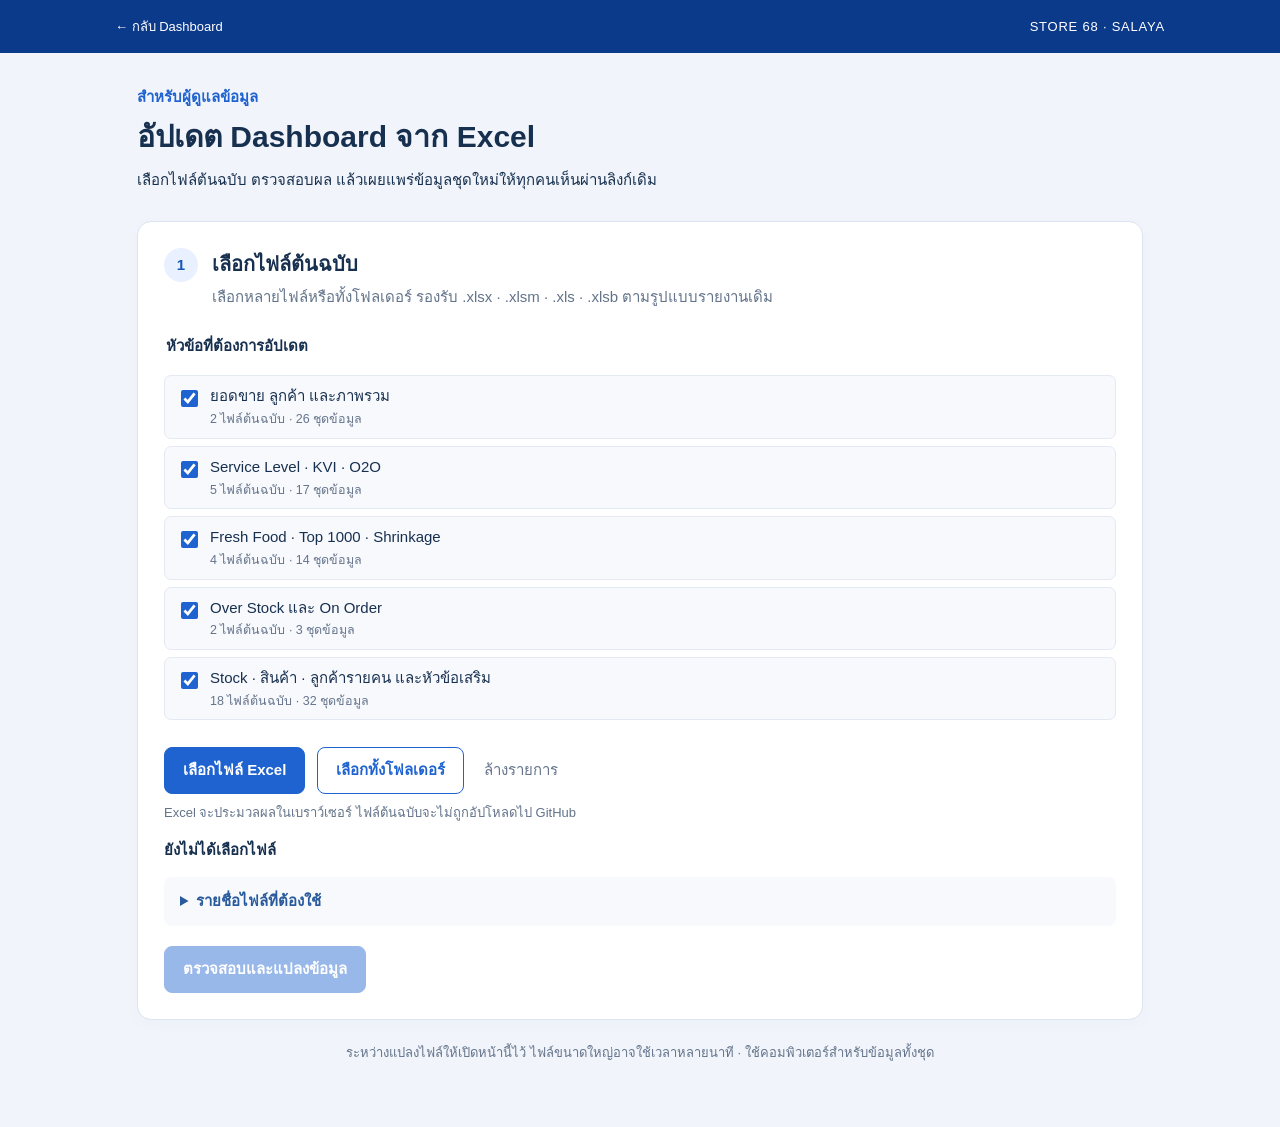
<file: upload/index.html>
<!doctype html>
<html lang="th">
<head>
<meta charset="utf-8"><meta name="viewport" content="width=device-width,initial-scale=1">
<meta name="referrer" content="no-referrer">
<meta http-equiv="Content-Security-Policy" content="default-src 'self'; script-src 'self' https://cdn.jsdelivr.net 'wasm-unsafe-eval'; style-src 'self'; connect-src 'self' https://cdn.jsdelivr.net https://pypi.org https://files.pythonhosted.org https://api.github.com https://nextgensalaya.github.io; worker-src 'self'; img-src 'self' data:; object-src 'none'; base-uri 'self'; form-action 'none'">
<title>อัปเดตข้อมูล | Store 68 Daily Board</title>
<link rel="stylesheet" href="upload.css"><script type="module" src="app.mjs"></script>
</head>
<body>
<header><a href="../#sales">← กลับ Dashboard</a><span>STORE 68 · SALAYA</span></header>
<main>
<div class="intro"><p class="eyebrow">สำหรับผู้ดูแลข้อมูล</p><h1>อัปเดต Dashboard จาก Excel</h1><p>เลือกไฟล์ต้นฉบับ ตรวจสอบผล แล้วเผยแพร่ข้อมูลชุดใหม่ให้ทุกคนเห็นผ่านลิงก์เดิม</p></div>
<section class="card"><div class="step"><span>1</span><div><h2>เลือกไฟล์ต้นฉบับ</h2><p>เลือกหลายไฟล์หรือทั้งโฟลเดอร์ รองรับ .xlsx · .xlsm · .xls · .xlsb ตามรูปแบบรายงานเดิม</p></div></div>
<fieldset id="groups"><legend>หัวข้อที่ต้องการอัปเดต</legend><p>กำลังโหลดรายการหัวข้อ…</p></fieldset>
<div class="picker"><label class="button">เลือกไฟล์ Excel<input id="files" type="file" multiple accept=".xlsx,.xlsm,.xls,.xlsb"></label><label class="button secondary">เลือกทั้งโฟลเดอร์<input id="folder" type="file" multiple webkitdirectory></label><button id="clear" class="text-button" type="button">ล้างรายการ</button></div>
<p class="hint">Excel จะประมวลผลในเบราว์เซอร์ ไฟล์ต้นฉบับจะไม่ถูกอัปโหลดไป GitHub</p>
<div id="file-status" role="status">ยังไม่ได้เลือกไฟล์</div><ul id="issues"></ul>
<details><summary>รายชื่อไฟล์ที่ต้องใช้</summary><ul id="requirements"></ul></details>
<div class="actions"><button id="convert" disabled>ตรวจสอบและแปลงข้อมูล</button><button id="cancel" class="secondary" hidden>ยกเลิกการแปลง</button></div>
<div id="progress" class="notice" role="status" aria-live="polite" hidden></div>
</section>
<section id="review" class="card" hidden><div class="step"><span>2</span><div><h2>ตรวจสอบก่อนเผยแพร่</h2><p>ข้อมูลบนเว็บยังไม่เปลี่ยนจนกว่าจะกดเผยแพร่</p></div></div><div class="table-scroll"><table><thead><tr><th>กลุ่มข้อมูล</th><th>ชุดข้อมูล</th><th>รายการ</th><th>วันที่ในรายงาน / ไฟล์</th></tr></thead><tbody id="summary"></tbody></table></div><p id="review-note" class="hint"></p><p id="empty-warning" class="notice" hidden></p></section>
<section id="publish-section" class="card" hidden><div class="step"><span>3</span><div><h2>เผยแพร่ไปเว็บสาธารณะ</h2><p>เฉพาะบัญชีที่มีสิทธิ์เขียน repository นี้เท่านั้นที่เผยแพร่ได้</p></div></div>
<details id="token-help"><summary>ตั้งค่าสิทธิ์ GitHub ครั้งแรก</summary><ol><li>เข้าสู่บัญชี GitHub ที่ดูแล <strong>NextGenSalaya/Store-68-Daily-Dashboard</strong></li><li><a href="https://github.com/settings/personal-access-tokens/new" target="_blank" rel="noopener noreferrer">สร้าง Fine-grained personal access token</a> และกำหนดวันหมดอายุ</li><li>เลือก Resource owner เป็น NextGenSalaya แล้วเลือกเฉพาะ repository <strong>Store-68-Daily-Dashboard</strong></li><li>เพิ่มสิทธิ์ <strong>Contents: Read and write</strong> แล้วคัดลอกรหัสมาวางด้านล่าง</li></ol><p>ไม่ต้องให้สิทธิ์ผู้ดูแลระบบหรือสิทธิ์ทุก repository <a href="https://docs.github.com/en/authentication/keeping-your-account-and-data-secure/managing-your-personal-access-tokens" target="_blank" rel="noopener noreferrer">ดูคู่มือ GitHub</a></p></details>
<label class="token-label" for="token">รหัสสิทธิ์ GitHub (Personal access token)</label><p><a href="https://github.com/settings/personal-access-tokens/new?name=Store68%20Upload&amp;target_name=NextGenSalaya&amp;expires_in=30&amp;contents=write" target="_blank" rel="noopener noreferrer">ยังไม่มีรหัส? สร้างรหัสที่ GitHub →</a> แล้วเลือกเฉพาะ repository <strong>Store-68-Daily-Dashboard</strong></p><input type="password" id="token" autocomplete="off" spellcheck="false" placeholder="วางรหัสสิทธิ์ที่นี่" aria-describedby="token-note"><p id="token-note" class="hint">ใช้ส่งข้อมูลตรงไป GitHub เท่านั้น ไม่บันทึกรหัสไว้ในเว็บหรือไฟล์ และล้างออกหลังส่งข้อมูล</p>
<label class="consent"><input type="checkbox" id="confirm"><span>ตรวจสอบข้อมูลแล้ว และยืนยันให้ข้อมูลที่แปลงแล้วเผยแพร่บนเว็บและ GitHub สาธารณะ รวมชื่อและเลขสมาชิกลูกค้าจริงหากเลือกกลุ่มข้อมูลรายคน</span></label>
<button id="publish" disabled>เผยแพร่ข้อมูลใหม่</button><p id="publish-status" class="notice" role="status" aria-live="polite" hidden></p><a id="result-link" href="../#sales" target="_blank" rel="noopener" hidden>เปิด Dashboard ที่อัปเดตแล้ว →</a><a id="commit-link" target="_blank" rel="noopener noreferrer" hidden>ดูสถานะบน GitHub</a>
</section>
<p class="footer">ระหว่างแปลงไฟล์ให้เปิดหน้านี้ไว้ ไฟล์ขนาดใหญ่อาจใช้เวลาหลายนาที · ใช้คอมพิวเตอร์สำหรับข้อมูลทั้งชุด</p>
</main></body></html>
</file>
<file: upload/upload.css>
:root{font-family:Tahoma,"Leelawadee UI",sans-serif;color:#18304f;background:#f1f5fb;font-size:15px;line-height:1.65;color-scheme:light}*{box-sizing:border-box}body{margin:0}header{background:#0b3a8a;color:white;padding:16px max(22px,calc((100vw - 1050px)/2));display:flex;justify-content:space-between;gap:20px;font-size:13px}header a{color:white;text-decoration:none}header span{letter-spacing:.06em}main{max-width:1050px;margin:auto;padding:32px 22px 50px}.intro{margin-bottom:28px}.eyebrow{color:#1f63d1;font-weight:bold;margin:0}h1{font-size:30px;line-height:1.4;margin:6px 0 10px}h2{font-size:20px;margin:0}p{margin:8px 0 14px}.card{background:white;border:1px solid #dbe4f0;border-radius:14px;padding:26px;margin-bottom:22px;box-shadow:0 4px 16px #14335c06}.step{display:flex;gap:14px;margin-bottom:20px}.step>span{flex:none;width:34px;height:34px;border-radius:50%;text-align:center;background:#e9f0ff;color:#1755b7;font-weight:bold;line-height:34px}.step p{color:#63738a;margin:4px 0}fieldset{border:0;padding:0;margin:0 0 20px}legend{font-weight:bold;margin-bottom:10px}.group{display:flex;align-items:start;gap:9px;padding:8px 12px;background:#f7f9fd;border:1px solid #e4eaf4;border-radius:7px;margin:7px 0}.group input{margin-top:6px}.group small{color:#65748b;display:block}.picker,.actions{display:flex;gap:12px;align-items:center;flex-wrap:wrap}.button,button{font:inherit;background:#1f63d1;color:white;border:1px solid #1f63d1;border-radius:8px;padding:10px 18px;cursor:pointer;font-weight:bold;display:inline-block;text-align:center}.button{position:relative;overflow:hidden}.button input{position:absolute;inset:0;opacity:0;cursor:pointer;width:100%;height:100%}.secondary{color:#1f63d1;background:white}.text-button{color:#65748b;background:none;border:0;padding:8px;font-weight:normal}button:disabled,.button:has(input:disabled){opacity:.45;cursor:not-allowed}button:focus-visible,a:focus-visible,input:focus-visible,summary:focus-visible,.button:focus-within{outline:3px solid #ecb84d;outline-offset:3px}.hint{color:#63738a;font-size:13px}.notice{background:#edf4ff;border-left:4px solid #3a7bdc;border-radius:6px;padding:14px;margin-top:18px;overflow-wrap:anywhere}.notice.error{background:#fff1f1;border-color:#d14242;color:#9d2424}.notice.success{background:#effaf3;border-color:#239750;color:#196b39}#issues{color:#a43926;padding-left:24px}#file-status{font-weight:bold;margin:14px 0}.actions{margin-top:20px}details{margin:12px 0;background:#f7f9fd;border-radius:8px;padding:12px 16px}summary{cursor:pointer;color:#295a9b;font-weight:bold}#requirements{font-size:13px;columns:2;padding-left:20px;overflow-wrap:anywhere}table{width:100%;border-collapse:collapse;text-align:left;font-size:13px}th,td{padding:12px;border-bottom:1px solid #e4eaf3}th{background:#edf3fe}.table-scroll{overflow:auto}.token-label{display:block;font-weight:bold;margin:20px 0 7px}#token{width:100%;border:1px solid #bdcbe0;border-radius:8px;padding:12px;font:inherit}.consent{display:flex;align-items:start;gap:10px;margin:20px 0}.consent input{margin-top:6px;flex:none}#result-link,#commit-link{display:inline-block;margin:14px 18px 0 0;color:#1955b3;font-weight:bold}.footer{font-size:13px;color:#63738a;text-align:center}[hidden]{display:none!important}input[type=checkbox]{accent-color:#1f63d1;width:17px;height:17px}@media(max-width:650px){main{padding:24px 12px}h1{font-size:24px}.card{padding:18px}header{padding:14px;font-size:11px}#requirements{columns:1}.button,button{padding:10px 12px}.step{gap:10px}}
</file>
